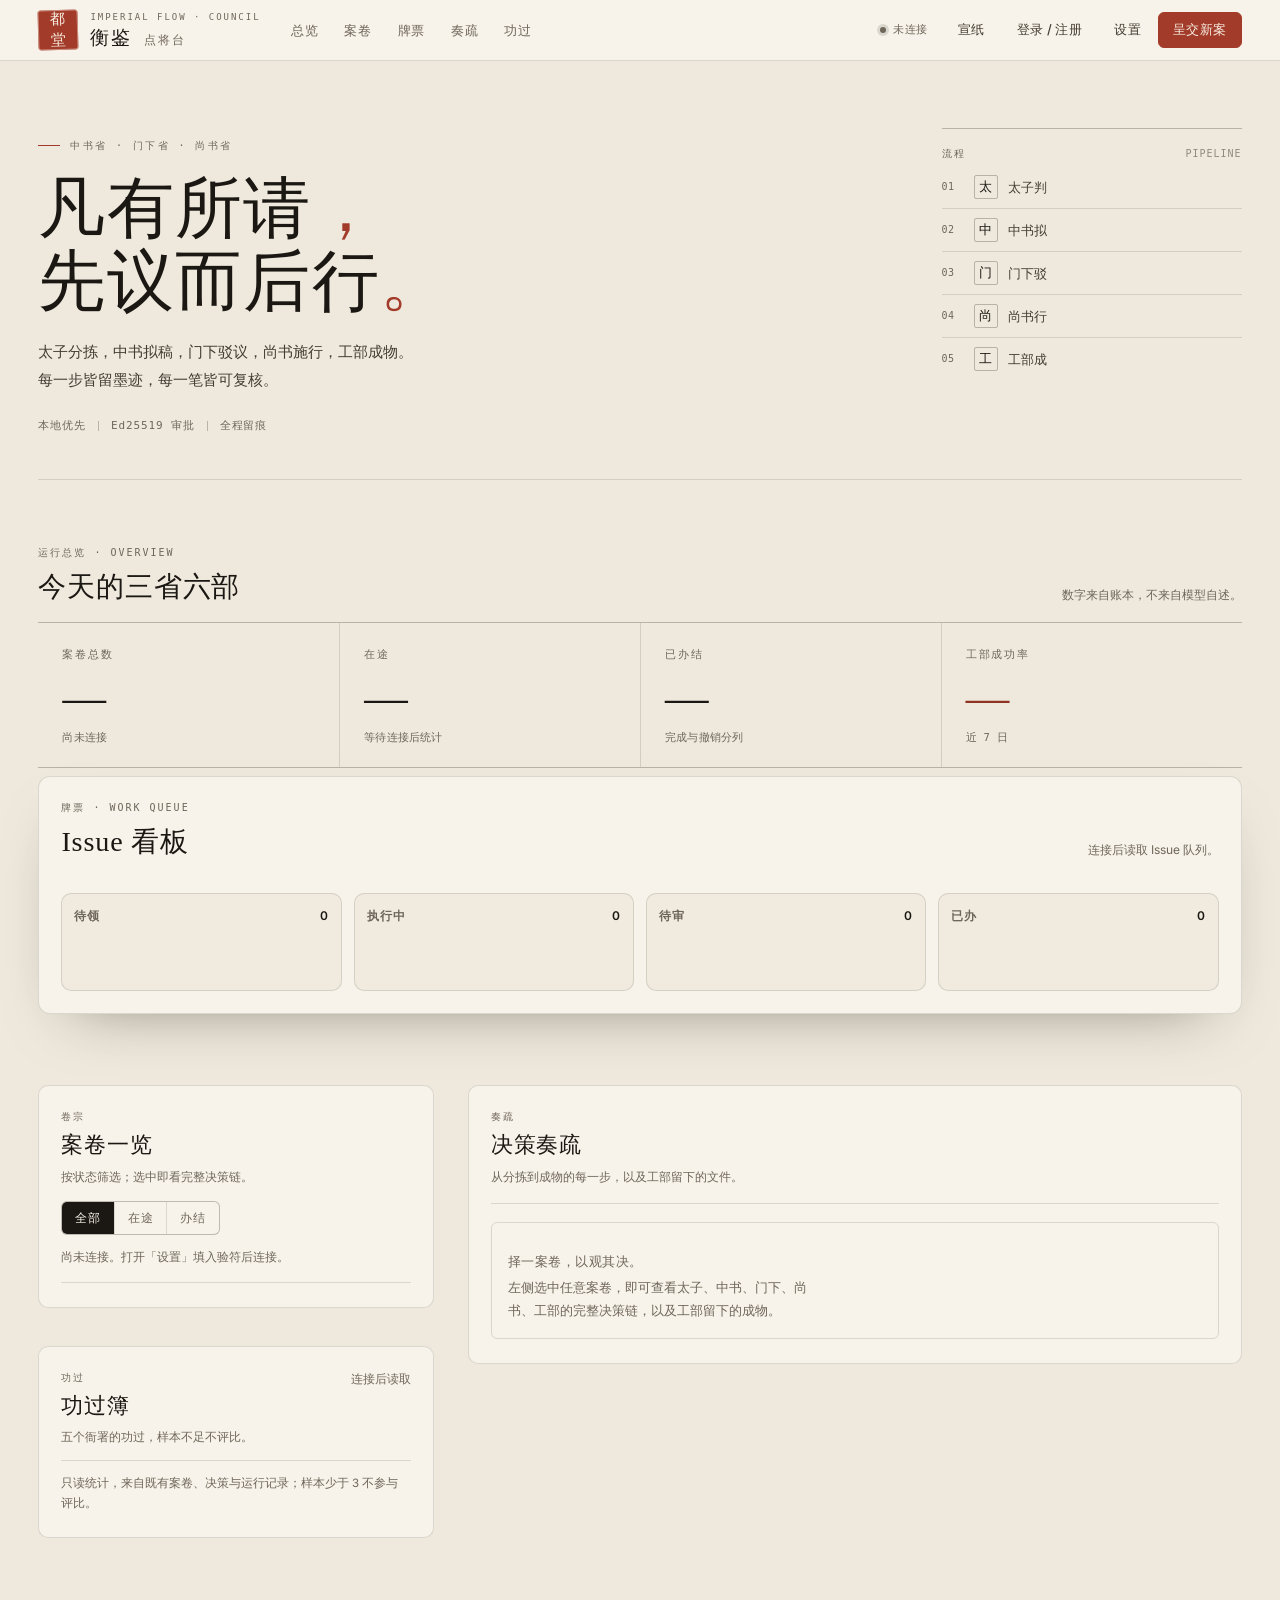
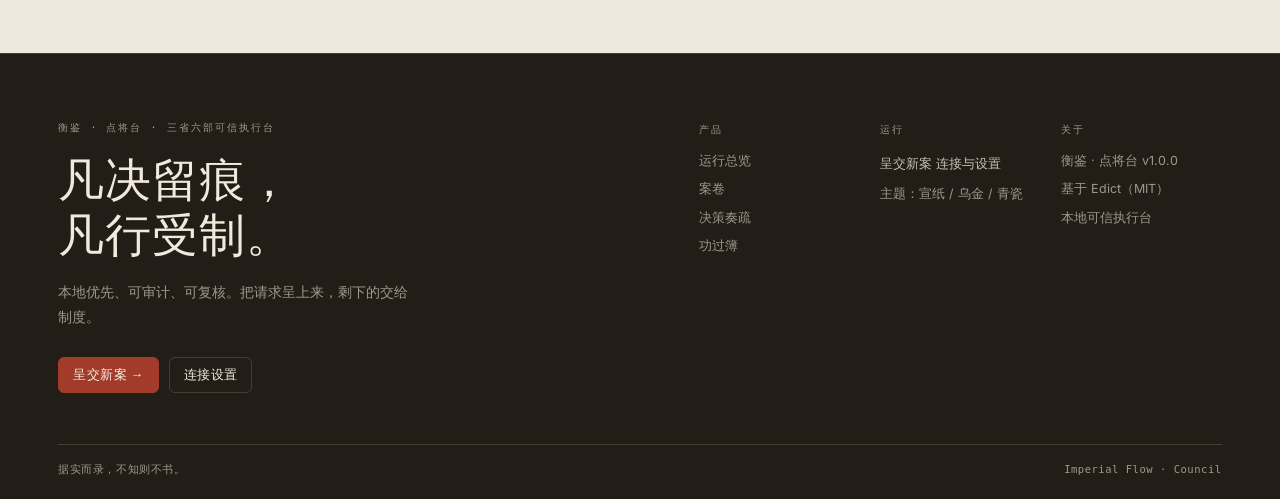
<file: desktop-app/runtime/fusion/web/index.html>
<!doctype html>
<html lang="zh-CN">
<head>
  <meta charset="utf-8">
  <meta name="viewport" content="width=device-width, initial-scale=1">
  <meta name="referrer" content="no-referrer">
  <meta http-equiv="Content-Security-Policy" content="default-src 'self'; script-src 'self'; style-src 'self'; connect-src 'self'; object-src 'none'; base-uri 'none'; form-action 'none'">
  <meta name="description" content="衡鉴 · 点将台：三省六部制度下的本地任务编排与决策留痕台">
  <meta property="og:title" content="衡鉴 · 点将台">
  <meta property="og:description" content="三省六部制度下的本地任务编排与决策留痕。">
  <title>衡鉴 · 点将台</title>
  <link rel="icon" href="favicon.svg" type="image/svg+xml">
  <link rel="stylesheet" href="style.css">
  <script src="app.js" defer></script>
</head>
<body>
  <a class="skip" href="#main">跳到正文</a>

  <header class="topbar">
    <div class="topbar-inner">
      <a class="brand" href="#main" aria-label="衡鉴点将台">
        <span class="brand-seal" aria-hidden="true"><i>都</i><i>堂</i></span>
        <span class="brand-text">
          <span class="brand-eyebrow">Imperial Flow · Council</span>
          <span class="brand-name">衡鉴 <em>点将台</em></span>
        </span>
      </a>
      <nav class="topnav" aria-label="页面导航">
        <a href="#overview">总览</a>
        <a href="#cases">案卷</a>
        <a href="#issues">牌票</a>
        <a href="#detail">奏疏</a>
        <a href="#merit">功过</a>
      </nav>
      <div class="topbar-actions">
        <div class="topbar-meta">
          <span class="conn" id="conn-chip" title="连接状态">
            <i id="conn-dot" class="conn-dot" aria-hidden="true"></i>
            <span id="conn-label">未连接</span>
          </span>
          <button id="theme" class="btn btn-quiet" type="button" aria-pressed="false" title="当前：宣纸；点击切换">宣纸</button>
          <a id="open-login" class="btn btn-quiet" href="login">登录 / 注册</a>
          <button id="open-settings" class="btn btn-quiet" type="button" aria-controls="settings-drawer" aria-expanded="false">设置</button>
        </div>
        <button id="open-compose" class="btn btn-primary" type="button" aria-controls="compose-drawer" aria-expanded="false">呈交新案</button>
      </div>
    </div>
  </header>

  <div class="shell">
    <main id="main">
      <section class="masthead" aria-labelledby="page-title">
        <div class="masthead-copy">
          <p class="kicker">中书省 · 门下省 · 尚书省</p>
          <h1 id="page-title">凡有所请<span class="stop">，</span><br><span>先议而后行</span><span class="stop">。</span></h1>
          <p class="lede">太子分拣，中书拟稿，门下驳议，尚书施行，工部成物。每一步皆留墨迹，每一笔皆可复核。</p>
          <ul class="masthead-meta" aria-label="特性">
            <li>本地优先</li>
            <li>Ed25519 审批</li>
            <li>全程留痕</li>
          </ul>
        </div>
        <div class="flow">
          <p class="flow-title">流程 <span>Pipeline</span></p>
          <ol class="flow-rail" aria-label="流程">
            <li><span class="flow-index">01</span><span class="flow-mark">太</span><span>太子判</span></li>
            <li><span class="flow-index">02</span><span class="flow-mark">中</span><span>中书拟</span></li>
            <li><span class="flow-index">03</span><span class="flow-mark">门</span><span>门下驳</span></li>
            <li><span class="flow-index">04</span><span class="flow-mark">尚</span><span>尚书行</span></li>
            <li><span class="flow-index">05</span><span class="flow-mark">工</span><span>工部成</span></li>
          </ol>
        </div>
      </section>

      <section class="overview" id="overview" aria-labelledby="overview-title">
        <div class="section-head">
          <div>
            <p class="panel-kicker">运行总览 · Overview</p>
            <h2 id="overview-title" class="section-title">今天的三省六部</h2>
          </div>
          <p class="section-note">数字来自账本，不来自模型自述。</p>
        </div>
        <div class="stats" aria-label="运行数据">
          <article class="stat">
            <p class="stat-label">案卷总数</p>
            <p class="stat-value" id="kpi-total">—</p>
            <p class="stat-foot" id="kpi-total-foot">尚未连接</p>
          </article>
          <article class="stat">
            <p class="stat-label">在途</p>
            <p class="stat-value" id="kpi-open">—</p>
            <p class="stat-foot" id="kpi-open-foot">等待连接后统计</p>
          </article>
          <article class="stat">
            <p class="stat-label">已办结</p>
            <p class="stat-value" id="kpi-done">—</p>
            <p class="stat-foot" id="kpi-done-foot">完成与撤销分列</p>
          </article>
          <article class="stat stat-accent">
            <p class="stat-label">工部成功率</p>
            <p class="stat-value" id="kpi-success">—</p>
            <p class="stat-foot" id="kpi-success-foot">近 7 日</p>
          </article>
        </div>
      </section>

      <section class="issues-panel" id="issues" aria-labelledby="issues-title">
        <div class="section-head">
          <div>
            <p class="panel-kicker">牌票 · Work Queue</p>
            <h2 id="issues-title" class="section-title">Issue 看板</h2>
          </div>
          <p id="issues-status" class="section-note" role="status">连接后读取 Issue 队列。</p>
        </div>
        <div id="issue-inbox" class="issue-inbox" hidden>
          <h3>待我处理 <span id="issue-inbox-count">0</span></h3>
          <ul id="issue-inbox-list" class="issue-list"></ul>
        </div>
        <div class="issue-board">
          <section class="issue-column">
            <h3>待领 <span id="issue-count-queued">0</span></h3>
            <ul id="issue-list-queued" class="issue-list"></ul>
          </section>
          <section class="issue-column">
            <h3>执行中 <span id="issue-count-running">0</span></h3>
            <ul id="issue-list-running" class="issue-list"></ul>
          </section>
          <section class="issue-column">
            <h3>待审 <span id="issue-count-review">0</span></h3>
            <ul id="issue-list-review" class="issue-list"></ul>
          </section>
          <section class="issue-column">
            <h3>已办 <span id="issue-count-done">0</span></h3>
            <ul id="issue-list-done" class="issue-list"></ul>
          </section>
        </div>
      </section>

      <div class="grid">
        <section class="panel dossier" id="cases" aria-labelledby="tasks-title">
          <header class="panel-head">
            <div>
              <p class="panel-kicker">卷宗</p>
              <h2 id="tasks-title">案卷一览</h2>
              <p class="panel-sub">按状态筛选；选中即看完整决策链。</p>
            </div>
            <div class="seg" role="group" aria-label="按状态筛选">
              <button class="seg-btn is-on" data-filter="all" type="button">全部</button>
              <button class="seg-btn" data-filter="open" type="button">在途</button>
              <button class="seg-btn" data-filter="done" type="button">办结</button>
            </div>
          </header>
          <p id="list-status" class="status-line" role="status">尚未连接。打开「设置」填入验符后连接。</p>
          <ul id="tasks" class="dossier-list" aria-busy="false"></ul>
          <div id="tasks-empty" class="empty" hidden>
            <p class="empty-title">尚无案卷</p>
            <p>连接后按「呈交新案」写下第一条请求；也可以先在「设置」里确认角色绑定。</p>
          </div>
        </section>

        <section class="panel detail" id="detail" aria-labelledby="detail-panel-title">
          <header class="panel-head">
            <div>
              <p class="panel-kicker">奏疏</p>
              <h2 id="detail-panel-title">决策奏疏</h2>
              <p class="panel-sub">从分拣到成物的每一步，以及工部留下的文件。</p>
            </div>
            <span id="detail-badge" class="chip chip-muted" hidden></span>
          </header>

          <div id="detail-empty" class="empty">
            <p class="empty-title">择一案卷，以观其决。</p>
            <p>左侧选中任意案卷，即可查看太子、中书、门下、尚书、工部的完整决策链，以及工部留下的成物。</p>
          </div>

          <div id="detail-body" hidden>
            <p id="detail-status" class="detail-title" role="status" aria-live="polite">择一案卷，以观其决。</p>
            <p id="run-summary" class="run-meta"></p>
            <div id="board-guide" class="guide" hidden></div>
            <ol id="timeline" class="chain"></ol>
            <div class="artifacts-head">
              <h3>成物 · 文卷</h3>
              <button id="export" type="button" class="btn btn-quiet btn-small" disabled>导出清单</button>
            </div>
            <p id="artifact-status" class="status-line">尚无成物。</p>
            <ul id="artifacts" class="documents"></ul>
            <pre id="artifact-preview" class="paper" hidden></pre>
          </div>
        </section>

        <section class="panel merit" id="merit" aria-labelledby="merit-title">
          <header class="panel-head">
            <div>
              <p class="panel-kicker">功过</p>
              <h2 id="merit-title">功过簿</h2>
              <p class="panel-sub">五个衙署的功过，样本不足不评比。</p>
            </div>
            <span id="merit-status" class="status-line">连接后读取</span>
          </header>
          <div id="merit-rows" class="merit-list" aria-live="polite"></div>
          <p class="fineprint">只读统计，来自既有案卷、决策与运行记录；样本少于 3 不参与评比。</p>
        </section>
      </div>
    </main>
  </div>

  <section class="closing" aria-labelledby="closing-title">
    <div class="closing-inner">
      <div class="closing-grid">
        <div class="closing-copy">
          <p class="panel-kicker on-dark">衡鉴 · 点将台 · 三省六部可信执行台</p>
          <h2 id="closing-title">凡决留痕，<br>凡行受制。</h2>
          <p>本地优先、可审计、可复核。把请求呈上来，剩下的交给制度。</p>
          <div class="closing-actions">
            <button class="btn btn-primary js-compose" type="button">呈交新案 →</button>
            <button class="btn btn-outline on-dark js-settings" type="button">连接设置</button>
          </div>
        </div>
        <div class="footer-cols">
          <div>
            <h3>产品</h3>
            <a href="#overview">运行总览</a>
            <a href="#cases">案卷</a>
            <a href="#detail">决策奏疏</a>
            <a href="#merit">功过簿</a>
          </div>
          <div>
            <h3>运行</h3>
            <button class="link-btn js-compose" type="button">呈交新案</button>
            <button class="link-btn js-settings" type="button">连接与设置</button>
            <span>主题：宣纸 / 乌金 / 青瓷</span>
          </div>
          <div>
            <h3>关于</h3>
            <span>衡鉴 · 点将台 v1.0.0</span>
            <span>基于 Edict（MIT）</span>
            <span>本地可信执行台</span>
          </div>
        </div>
      </div>
      <div class="closing-bottom">
        <span>据实而录，不知则不书。</span>
        <span>Imperial Flow · Council</span>
      </div>
    </div>
  </section>

  <div id="scrim" class="scrim" hidden></div>

  <aside id="compose-drawer" class="drawer" role="dialog" aria-modal="true" aria-labelledby="compose-title" hidden>
    <header class="drawer-head">
      <div>
        <p class="panel-kicker">呈</p>
        <h2 id="compose-title">呈交新案</h2>
      </div>
      <button class="btn btn-quiet drawer-close" type="button" data-close="compose-drawer">关闭</button>
    </header>
    <form id="request-form" autocomplete="off">
      <label class="field">
        <span>事由</span>
        <textarea id="request" rows="7" maxlength="12000" required placeholder="述其所需、所限、所欲成之物……"></textarea>
      </label>
      <div class="drawer-actions">
        <button id="submit" class="btn btn-primary" type="submit">呈交</button>
        <p id="submit-status" class="status-line" role="status" aria-live="polite">提交仅入卷待办，不在本页调用模型。</p>
      </div>
    </form>
    <p class="fineprint">提交后由独立执行器处理。若尚未连接，请先在「设置」中填入验符。</p>
  </aside>

  <aside id="settings-drawer" class="drawer" role="dialog" aria-modal="true" aria-labelledby="settings-title" hidden>
    <header class="drawer-head">
      <div>
        <p class="panel-kicker">连接</p>
        <h2 id="settings-title">设置</h2>
      </div>
      <button class="btn btn-quiet drawer-close" type="button" data-close="settings-drawer">关闭</button>
    </header>

    <section class="drawer-section">
      <h3>衙署与验符</h3>
      <div class="field-row">
        <label class="field">
          <span>衙署</span>
          <select id="company" aria-describedby="company-help"></select>
        </label>
        <label class="field">
          <span>验符</span>
          <input id="token" type="password" autocomplete="off" spellcheck="false" placeholder="仅存于本页，不落盘">
        </label>
      </div>
      <div class="field-row">
        <label class="field">
          <span>姓名</span>
          <input id="username" autocomplete="username" spellcheck="false">
        </label>
        <label class="field">
          <span>口信</span>
          <input id="password" type="password" autocomplete="current-password">
        </label>
      </div>
      <div class="btn-row">
        <button id="login" class="btn" type="button">登录</button>
        <button id="refresh" class="btn btn-primary" type="button">连接 · 刷新</button>
        <button id="logout" class="btn btn-quiet" type="button" disabled>退出</button>
      </div>
      <p id="login-status" class="status-line" role="status" aria-live="polite">登录后自动填入验符；亦可径直粘贴符节。</p>
      <p id="company-help" class="fineprint">衙署绑定同源服务路径；验符不留存，也不在浏览器内改换账本权限。</p>
    </section>

    <section class="drawer-section">
      <h3>显示</h3>
      <label class="toggle"><input id="show-worker" type="checkbox"><span>并见工部差役与废案</span></label>
      <label class="toggle"><input id="auto-refresh" type="checkbox" checked><span>案在途中时自新</span></label>
    </section>

    <section class="drawer-section">
      <h3>本机 Agent</h3>
      <p class="fineprint">只读清单：本机发现、版本、就绪状态与绑定角色；不展示任何 Key。</p>
      <p id="agent-registry-status" class="status-line" role="status" aria-live="polite">连接后读取本机 Agent。</p>
      <div class="table-wrap">
        <table class="bindings-table">
          <thead><tr><th>Agent</th><th>版本</th><th>状态</th><th>绑定</th><th>运行</th></tr></thead>
          <tbody id="agent-registry-rows"></tbody>
        </table>
      </div>
    </section>

    <section class="drawer-section">
      <h3>Issue 预算策略</h3>
      <p class="fineprint">实例级上限；保存需要 admin 会话。空值或 0 表示不额外限制（仍受默认值约束）。</p>
      <div class="field-row">
        <label class="field"><span>单 Issue max_tokens</span><input id="policy-max-tokens" type="number" min="1000" max="10000000" step="1000"></label>
        <label class="field"><span>单 Issue max_calls</span><input id="policy-max-calls" type="number" min="1" max="8" step="1"></label>
        <label class="field"><span>公司月度 tokens（0=不限）</span><input id="policy-monthly-tokens" type="number" min="0" max="10000000" step="1000"></label>
        <label class="field"><span>单 Issue max_cost_usd（0=不限）</span><input id="policy-max-cost" type="number" min="0" max="1000000" step="0.0001"></label>
        <label class="field"><span>公司月度成本 USD（0=不限）</span><input id="policy-monthly-cost" type="number" min="0" max="1000000" step="0.0001"></label>
      </div>
      <div class="table-wrap">
        <table class="bindings-table">
          <thead><tr><th>角色</th><th>max_tokens</th><th>max_calls</th><th>月度 tokens</th><th>max_cost_usd</th><th>月度成本</th></tr></thead>
          <tbody id="policy-role-rows"></tbody>
        </table>
      </div>
      <button id="policy-save" class="btn" type="button">保存预算策略</button>
      <p id="policy-status" class="status-line" role="status" aria-live="polite">读取中…</p>
    </section>

    <section class="drawer-section">
      <h3>模型价格</h3>
      <p class="fineprint">按每百万 token 的美元输入/输出价；未配置的模型显示 unpriced。保存需要 admin 会话。</p>
      <label class="field"><span>pricing.models JSON</span><textarea id="pricing-json" rows="7" spellcheck="false" placeholder='{"gpt-6.1-sol": {"input_per_million_usd": 1, "output_per_million_usd": 2}}'></textarea></label>
      <button id="pricing-save" class="btn" type="button">保存模型价格</button>
      <p id="pricing-status" class="status-line" role="status" aria-live="polite">读取中…</p>
    </section>

    <section class="drawer-section">
      <h3>派发云任务</h3>
      <p class="fineprint">把 Issue 指派给已连接 Launcher；没有 Launcher 时先在云空间生成配对码。</p>
      <label class="field"><span>标题</span><input id="dispatch-title" maxlength="200"></label>
      <div class="field-row">
        <label class="field"><span>执行角色</span><input id="dispatch-assignee" value="gongbu"></label>
        <label class="field"><span>Launcher</span><select id="dispatch-launcher"></select></label>
      </div>
      <label class="field"><span>任务说明</span><textarea id="dispatch-body" rows="3"></textarea></label>
      <button id="dispatch-create" class="btn" type="button">创建并派发</button>
      <p id="dispatch-status" class="status-line" role="status" aria-live="polite"></p>
    </section>

    <section class="drawer-section">
      <h3>连接云空间</h3>
      <p id="launcher-status" class="status-line" role="status" aria-live="polite">未连接。</p>
      <label class="field"><span>云空间 URL</span><input id="launcher-cloud-url" value="hengjian.playxapi.com" autocomplete="off"></label>
      <div class="field-row">
        <label class="field"><span>云账号</span><input id="launcher-username" autocomplete="username"></label>
        <label class="field"><span>云密码</span><input id="launcher-password" type="password" autocomplete="current-password"></label>
      </div>
      <button id="launcher-login" class="btn" type="button">账号登录并连接</button>
      <p class="fineprint">或使用配对码：</p>
      <div class="field-row">
        <label class="field"><span>配对码</span><input id="launcher-code" maxlength="8" autocomplete="off"></label>
        <label class="field"><span>名称</span><input id="launcher-name" value="Hengjian Launcher"></label>
      </div>
      <div class="drawer-actions">
        <button id="launcher-pair" class="btn btn-quiet" type="button">配对码连接</button>
        <button id="launcher-disconnect" class="btn btn-quiet" type="button">断开</button>
      </div>
    </section>

    <section class="drawer-section">
      <h3>云任务</h3>
      <p class="fineprint">显示云空间派给本机 Launcher 的待领取任务。执行需本机模型配置。</p>
      <button id="cloud-tasks-refresh" class="btn btn-quiet" type="button">刷新云任务</button>
      <button id="cloud-tasks-execute" class="btn" type="button">执行下一条</button>
      <p id="cloud-tasks-status" class="status-line" role="status" aria-live="polite"></p>
      <ul id="cloud-tasks-list" class="issue-artifacts"></ul>
    </section>

    <section class="drawer-section">
      <h3>已连接 Launcher（云空间）</h3>
      <p class="fineprint">在云空间生成配对码，再到本机 App 的「连接云空间」输入。</p>
      <button id="launcher-code-generate" class="btn" type="button">生成配对码</button>
      <p id="launcher-code-display" class="run-meta"></p>
      <p id="launchers-status" class="status-line" role="status" aria-live="polite">读取中…</p>
      <ul id="launchers-list" class="issue-artifacts"></ul>
    </section>

    <section class="drawer-section">
      <h3>Workspace</h3>
      <p id="workspace-status" class="status-line" role="status" aria-live="polite"></p>
      <div class="field-row">
        <label class="field"><span>当前 Workspace</span><select id="workspace-select"></select></label>
        <label class="field"><span>加入邀请码</span><input id="workspace-join-code" maxlength="8" autocomplete="off"></label>
      </div>
      <div class="drawer-actions">
        <button id="workspace-switch" class="btn" type="button">切换</button>
        <button id="workspace-join" class="btn btn-quiet" type="button">加入 Workspace</button>
        <button id="workspace-leave" class="btn btn-quiet" type="button">退出当前 Workspace</button>
      </div>
      <div class="field-row">
        <label class="field"><span>Workspace 名称</span><input id="workspace-name" maxlength="60"></label>
        <button id="workspace-rename" class="btn btn-quiet" type="button">重命名</button>
      </div>
    </section>

    <section class="drawer-section">
      <h3>成员管理</h3>
      <p class="fineprint">仅 admin；新成员默认 operator，创建后可在自己的浏览器登录。</p>
      <p id="members-status" class="status-line" role="status" aria-live="polite">需要 admin 会话。</p>
      <ul id="members-list" class="issue-artifacts"></ul>
      <div class="field-row">
        <label class="field"><span>用户名</span><input id="member-name" maxlength="64" autocomplete="off"></label>
        <label class="field"><span>密码</span><input id="member-password" type="password" minlength="8" autocomplete="new-password"></label>
      </div>
      <label class="field"><span>角色</span><select id="member-role"><option value="operator">operator</option><option value="viewer">viewer</option><option value="admin">admin</option></select></label>
      <button id="member-add" class="btn" type="button">新增成员</button>
      <button id="member-invite" class="btn btn-quiet" type="button">生成邀请码</button>
      <p id="member-invite-code" class="run-meta"></p>
    </section>

    <section class="drawer-section">
      <h3>Agent 告警</h3>
      <p id="alerts-status" class="status-line" role="status" aria-live="polite">读取中…</p>
      <ul id="alerts-list" class="issue-artifacts"></ul>
    </section>

    <section class="drawer-section">
      <h3>角色绑定</h3>
      <p class="fineprint"><a href="/onboarding.html" target="_blank" rel="noreferrer">打开智能体接入与一键安装</a>（需要管理员会话）</p>
      <p id="bindings-status" class="status-line" role="status" aria-live="polite">请使用 admin 会话连接以查看预设。</p>
      <div id="binding-recommendations" class="recommendation-list"></div>
      <div class="table-wrap">
        <table class="bindings-table">
          <thead><tr><th>角色</th><th>Agent</th><th>模型</th><th>状态</th></tr></thead>
          <tbody id="bindings-rows"></tbody>
        </table>
      </div>
      <button id="apply-preset" class="btn" type="button" disabled>应用预设</button>
      <button id="save-bindings" class="btn" type="button" disabled>保存自定义绑定</button>
      <pre id="bindings-current" hidden></pre>
      <pre id="install-progress" role="status" aria-live="polite" hidden></pre>
    </section>

    <section class="drawer-section">
      <h3>Agent 环境</h3>
      <p class="fineprint">为单个 Agent 覆盖 LLM_API_KEY / LLM_BASE_URL / LLM_MODEL；保存到本机 0600 文件，优先级高于全局通道。</p>
      <label class="field"><span>Agent</span><select id="env-agent"></select></label>
      <label class="field"><span>API Key</span><input id="env-key" type="password" autocomplete="new-password" placeholder="留空则保持现有 Key"></label>
      <label class="field"><span>Base URL</span><input id="env-base" placeholder="可选，例如 relay.example.com/v1"></label>
      <label class="field"><span>Model</span><input id="env-model" placeholder="可选，例如 gpt-5.6-sol"></label>
      <button id="env-save" class="btn" type="button">保存 Agent 环境</button>
      <p id="env-status" class="status-line" role="status"></p>
    </section>

    <section class="drawer-section">
      <h3>模型访问</h3>
      <p class="fineprint">自定义 OpenAI / Anthropic 兼容端点；Key 只保存在本机 0600 文件，不回显。</p>
      <ul id="model-list" class="model-list"></ul>
      <button id="add-model" class="btn" type="button">添加模型访问</button>
      <div id="model-modal" class="model-modal" hidden>
        <div class="model-dialog" role="dialog" aria-modal="true" aria-labelledby="model-title">
          <h3 id="model-title">添加模型访问</h3>
          <label>提供商<select id="model-provider"></select></label>
          <label>名称<input id="model-name" maxlength="60" placeholder="例如：公司中转站"></label>
          <label>协议<select id="model-protocol"><option value="openai">OpenAI 兼容</option><option value="anthropic">Anthropic 兼容</option></select></label>
          <label>接口地址<input id="model-base" placeholder="relay.example.com/v1"></label>
          <label>模型<input id="model-name-id" list="model-options" placeholder="验证后可选择，也可手填"><datalist id="model-options"></datalist></label>
          <label>API Key <a id="model-key-link" class="fineprint" target="_blank" rel="noreferrer" hidden>获取 Key</a><input id="model-key" type="password" autocomplete="new-password" placeholder="只保存在本机"></label>
          <div class="model-actions">
            <button id="model-test" class="btn" type="button">验证 Key</button>
            <button id="model-save" class="btn" type="button">保存</button>
            <button id="model-cancel" class="btn" type="button">取消</button>
          </div>
          <p id="model-status" class="status-line" role="status"></p>
        </div>
      </div>
    </section>
  </aside>

  <aside id="agent-drawer" class="drawer" role="dialog" aria-modal="true" aria-labelledby="agent-drawer-title" hidden>
    <header class="drawer-head">
      <div>
        <p class="panel-kicker">点将 · Agent</p>
        <h2 id="agent-drawer-title">Agent 详情</h2>
      </div>
      <button class="btn btn-quiet drawer-close" type="button" data-close="agent-drawer">关闭</button>
    </header>
    <div class="drawer-section">
      <p id="agent-detail-meta" class="fineprint"></p>
      <p id="agent-detail-workspace" class="run-meta"></p>
      <h3>生命周期（opt-in）</h3>
      <p id="agent-lifecycle-status" class="fineprint">需要 admin 会话。</p>
      <label class="field"><span>lifecycle.json</span><textarea id="agent-lifecycle-config" rows="4" spellcheck="false" placeholder='{"start":["/abs/path/agent","serve"],"stop":["/abs/path/agent","stop"]}'></textarea></label>
      <div class="drawer-actions">
        <button id="agent-lifecycle-save" class="btn" type="button">保存配置</button>
        <button id="agent-lifecycle-start" class="btn" type="button">启动</button>
        <button id="agent-lifecycle-stop" class="btn btn-quiet" type="button">停止</button>
        <button id="agent-lifecycle-restart" class="btn btn-quiet" type="button">重启</button>
      </div>
      <h3>最近运行</h3>
      <ul id="agent-detail-runs" class="issue-artifacts"></ul>
      <p id="agent-detail-status" class="status-line" role="status" aria-live="polite"></p>
    </div>
  </aside>

  <aside id="issue-drawer" class="drawer" role="dialog" aria-modal="true" aria-labelledby="issue-drawer-title" hidden>
    <header class="drawer-head">
      <div>
        <p class="panel-kicker">牌票 · Issue</p>
        <h2 id="issue-drawer-title">Issue 详情</h2>
      </div>
      <button class="btn btn-quiet drawer-close" type="button" data-close="issue-drawer">关闭</button>
    </header>
    <div class="drawer-section">
      <p id="issue-detail-meta" class="fineprint"></p>
      <p id="issue-detail-state" class="detail-title"></p>
      <p id="issue-detail-summary" class="run-meta"></p>
      <h3>验收</h3>
      <ul id="issue-detail-checks" class="issue-checks"></ul>
      <h3>子 Issue</h3>
      <ul id="issue-detail-children" class="issue-children"></ul>
      <h3>执行步骤</h3>
      <ul id="issue-detail-events" class="issue-events"></ul>
      <h3>时间线</h3>
      <ul id="issue-detail-timeline" class="issue-events"></ul>
      <h3>成物</h3>
      <ul id="issue-detail-artifacts" class="issue-artifacts"></ul>
      <h3>同步文件</h3>
      <ul id="issue-detail-files" class="issue-artifacts"></ul>
      <pre id="issue-file-preview" class="run-meta" hidden></pre>
      <h3>评论</h3>
      <ul id="issue-detail-comments" class="issue-comments"></ul>
      <label class="field"><span>追加评论</span><textarea id="issue-comment-body" rows="3" maxlength="12000"></textarea></label>
      <div class="drawer-actions">
        <button id="issue-comment-save" class="btn" type="button">评论</button>
        <button id="issue-review-approve" class="btn" type="button" hidden>评审通过</button>
        <button id="issue-review-reject" class="btn btn-quiet" type="button" hidden>驳回</button>
        <button id="issue-approve" class="btn btn-primary" type="button" hidden>签批通过</button>
        <button id="issue-retry" class="btn btn-quiet" type="button" hidden>重试</button>
        <button id="issue-cancel" class="btn btn-quiet" type="button" hidden>取消</button>
      </div>
      <p id="issue-action-status" class="status-line" role="status" aria-live="polite"></p>
    </div>
  </aside>

  <noscript>请启用 JavaScript，方可呈案与观其决策。</noscript>
</body>
</html>
</file>
<file: desktop-app/runtime/fusion/web/style.css>
/* ─────────────────────────────────────────────────────────────
   衡鉴 · 点将台
   三省六部制度下的本地任务编排与决策留痕台。

   气质：当代档案馆 / 御览。
   纸面、墨色、朱砂印记；细线、留白、字号层级；无纹理、无光晕、无渐变。
   三套主题：paper 宣纸（默认）/ wujin 乌金 / qingci 青瓷。
   只使用本地资源：fonts/inter-latin-var.woff2、系统宋体、内联 SVG。
   ───────────────────────────────────────────────────────────── */

@font-face {
  font-family: "Inter var";
  src: url("fonts/inter-latin-var.woff2") format("woff2");
  font-weight: 100 900;
  font-style: normal;
  font-display: swap;
}

/* ── 主题：paper 宣纸 ───────────────────────────────────────── */
:root {
  color-scheme: light;

  /* 纸与墨 */
  --bg: #efe9dd;
  --bg-deep: #e6dfd1;
  --surface: #f7f3ea;
  --surface-2: #f1ebdf;
  --ink: #1b1813;
  --ink-soft: #443c33;
  --ink-faint: #6f665a;
  --line: rgba(27, 24, 19, 0.13);
  --line-strong: rgba(27, 24, 19, 0.26);

  /* 朱砂 · 唯一主强调 */
  --accent: #a33b2a;
  --accent-ink: #8f3323;
  --accent-soft: rgba(163, 59, 42, 0.09);
  --accent-line: rgba(163, 59, 42, 0.4);
  --seal: #a33b2a;
  --seal-ink: #f8efe2;

  /* 黛青 · 金 */
  --indigo: #2f4c58;
  --indigo-ink: #27414c;
  --indigo-soft: rgba(47, 76, 88, 0.08);
  --gold: #a98b55;
  --gold-line: rgba(169, 139, 85, 0.38);

  /* 状态 */
  --ok: #4d7a5c;
  --warn: #7f6029;

  /* 收尾区（深纸） */
  --band: #221d17;
  --band-ink: #f1e9dc;
  --band-faint: rgba(241, 233, 220, 0.6);
  --band-line: rgba(241, 233, 220, 0.16);

  /* 形 */
  --radius-sm: 6px;
  --radius-md: 10px;
  --radius-lg: 12px;
  --shadow-pop: 0 24px 64px -36px rgba(31, 24, 15, 0.55);
  --focus-ring: 0 0 0 3px var(--accent-soft);

  /* 字 */
  --serif: "Songti SC", "STSong", "Source Han Serif SC", "Source Han Serif CN",
           "Noto Serif CJK SC", "Noto Serif SC", "SimSun", Georgia,
           "Times New Roman", serif;
  --sans: "Inter var", "Inter", -apple-system, BlinkMacSystemFont, "Segoe UI",
          "PingFang SC", "Hiragino Sans GB", "Noto Sans CJK SC",
          "Noto Sans SC", "Microsoft YaHei", sans-serif;
  --mono: "SF Mono", ui-monospace, "JetBrains Mono", Menlo,
          "DejaVu Sans Mono", monospace;

  /* 尺 */
  --shell-max: 1300px;
  --shell-pad: clamp(16px, 3vw, 40px);
  --section-y: clamp(40px, 5vw, 68px);

  /* 动 */
  --motion-fast: 160ms;
  --motion-base: 220ms;
  --ease: cubic-bezier(0.22, 0.61, 0.24, 1);
}

/* ── 主题：wujin 乌金 ───────────────────────────────────────── */
:root[data-theme="wujin"] {
  color-scheme: dark;

  --bg: #14110d;
  --bg-deep: #0e0c09;
  --surface: #1b1712;
  --surface-2: #221d16;
  --ink: #ece3d2;
  --ink-soft: #c8bba7;
  --ink-faint: #9c9081;
  --line: rgba(236, 227, 210, 0.13);
  --line-strong: rgba(236, 227, 210, 0.26);

  --accent: #c4623f;
  --accent-ink: #dd8a6b;
  --accent-soft: rgba(196, 98, 63, 0.16);
  --accent-line: rgba(221, 138, 107, 0.42);
  --seal: #b04a2e;
  --seal-ink: #f7e7d8;

  --indigo: #9dc0d2;
  --indigo-ink: #aecfdd;
  --indigo-soft: rgba(157, 192, 210, 0.11);
  --gold: #c9a566;
  --gold-line: rgba(201, 165, 102, 0.34);

  --ok: #86b894;
  --warn: #c9a566;

  --band: #0b0906;
  --band-ink: #efe6d4;
  --band-faint: rgba(239, 230, 212, 0.58);
  --band-line: rgba(239, 230, 212, 0.15);

  --shadow-pop: 0 28px 72px -34px #000;
  --focus-ring: 0 0 0 3px rgba(196, 98, 63, 0.24);
}

/* ── 主题：qingci 青瓷 ──────────────────────────────────────── */
:root[data-theme="qingci"] {
  color-scheme: light;

  --bg: #e2e9e3;
  --bg-deep: #d6dfd8;
  --surface: #eff4ef;
  --surface-2: #e7efe8;
  --ink: #172521;
  --ink-soft: #3c4c46;
  --ink-faint: #56655f;
  --line: rgba(23, 37, 33, 0.14);
  --line-strong: rgba(23, 37, 33, 0.27);

  --accent: #9c3a2b;
  --accent-ink: #8a3023;
  --accent-soft: rgba(156, 58, 43, 0.09);
  --accent-line: rgba(156, 58, 43, 0.38);
  --seal: #9c3a2b;
  --seal-ink: #f8efe9;

  --indigo: #1f4a63;
  --indigo-ink: #1c4459;
  --indigo-soft: rgba(31, 74, 99, 0.08);
  --gold: #8a6a3c;
  --gold-line: rgba(138, 106, 60, 0.34);

  --ok: #47745a;
  --warn: #7a5c26;

  --band: #1a2621;
  --band-ink: #eaf0ea;
  --band-faint: rgba(234, 240, 234, 0.6);
  --band-line: rgba(234, 240, 234, 0.16);

  --shadow-pop: 0 24px 64px -38px rgba(14, 34, 28, 0.5);
  --focus-ring: 0 0 0 3px rgba(156, 58, 43, 0.2);
}

/* ── 基础 ─────────────────────────────────────────────────── */
* { box-sizing: border-box; }

*,
*::before,
*::after { box-sizing: border-box; }

[hidden] { display: none !important; }

html {
  scroll-behavior: smooth;
  scroll-padding-top: 92px;
  -webkit-text-size-adjust: 100%;
}

body {
  margin: 0;
  min-height: 100dvh;
  overflow-x: clip;
  background: var(--bg);
  color: var(--ink);
  font-family: var(--sans);
  font-size: 15px;
  line-height: 1.7;
  -webkit-font-smoothing: antialiased;
  text-rendering: optimizeLegibility;
  transition: background-color var(--motion-base) var(--ease), color var(--motion-base) var(--ease);
}

::selection { background: var(--accent-soft); color: var(--ink); }

h1, h2, h3, h4, p, ul, ol, figure { margin: 0; }
ul, ol { padding: 0; list-style: none; }

a { color: var(--accent-ink); text-decoration-thickness: 1px; text-underline-offset: 3px; }

button, input, select, textarea { font: inherit; color: inherit; }

:focus-visible {
  outline: 2px solid var(--accent);
  outline-offset: 2px;
}

.skip {
  position: absolute;
  left: -9999px;
  top: 0;
  z-index: 90;
  padding: 10px 16px;
  background: var(--ink);
  color: var(--bg);
  font-size: 13px;
  text-decoration: none;
}
.skip:focus { left: 14px; top: 14px; outline-offset: 3px; }

.shell {
  width: 100%;
  max-width: var(--shell-max);
  margin-inline: auto;
  padding-inline: var(--shell-pad);
  padding-bottom: clamp(40px, 5vw, 72px);
}

/* ── 顶栏 ─────────────────────────────────────────────────── */
.topbar {
  position: sticky;
  top: 0;
  z-index: 30;
  background: var(--surface);
  border-bottom: 1px solid var(--line);
}

.topbar-inner {
  display: grid;
  grid-template-columns: auto minmax(0, 1fr) auto;
  align-items: center;
  gap: clamp(16px, 2.4vw, 32px);
  width: 100%;
  max-width: var(--shell-max);
  margin-inline: auto;
  padding: 10px var(--shell-pad);
}

.brand {
  display: inline-flex;
  align-items: center;
  gap: 12px;
  min-width: 0;
  color: var(--ink);
  text-decoration: none;
}
.brand:focus-visible { outline: none; box-shadow: var(--focus-ring); border-radius: var(--radius-sm); }

.brand-seal {
  display: grid;
  place-items: center;
  width: 40px;
  height: 40px;
  flex: none;
  background: var(--seal);
  color: var(--seal-ink);
  border-radius: 3px;
  box-shadow: inset 0 0 0 1px color-mix(in srgb, var(--seal-ink) 45%, transparent);
  transform: rotate(-1.6deg);
  font-family: var(--serif);
  font-size: 15px;
  line-height: 1;
  letter-spacing: 0;
}
.brand-seal i { display: block; font-style: normal; }
.brand-seal i + i { margin-top: 1px; }

.brand-text { display: grid; gap: 1px; min-width: 0; }
.brand-eyebrow {
  font-family: var(--mono);
  font-size: 9px;
  letter-spacing: 0.22em;
  text-transform: uppercase;
  color: var(--ink-faint);
  white-space: nowrap;
}
.brand-name {
  font-family: var(--serif);
  font-size: 19px;
  font-weight: 500;
  letter-spacing: 0.1em;
  line-height: 1.2;
  white-space: nowrap;
}
.brand-name em {
  font-style: normal;
  font-size: 12px;
  letter-spacing: 0.16em;
  color: var(--ink-faint);
  margin-left: 5px;
}

.topnav {
  display: flex;
  align-items: center;
  gap: clamp(14px, 2vw, 26px);
  min-width: 0;
}
.topnav a {
  position: relative;
  padding: 4px 0;
  color: var(--ink-faint);
  font-size: 13px;
  letter-spacing: 0.06em;
  text-decoration: none;
  white-space: nowrap;
  transition: color var(--motion-fast) var(--ease);
}
.topnav a::after {
  content: "";
  position: absolute;
  left: 0;
  right: 0;
  bottom: 0;
  height: 1px;
  background: var(--accent);
  transform: scaleX(0);
  transform-origin: left;
  transition: transform var(--motion-fast) var(--ease);
}
.topnav a:hover { color: var(--ink); }
.topnav a:hover::after,
.topnav a:focus-visible::after { transform: scaleX(1); }

.topbar-actions {
  display: flex;
  flex-wrap: wrap;
  align-items: center;
  gap: 2px;
  justify-self: end;
  min-width: 0;
}

/* 工具组：连接状态 / 主题 / 登录 / 设置。
   宽屏与主按钮同一行；小屏整组落到第二行，主按钮固定在首行右侧。 */
.topbar-meta {
  display: flex;
  flex-wrap: wrap;
  align-items: center;
  gap: 2px;
  min-width: 0;
}

.conn {
  display: inline-flex;
  align-items: center;
  gap: 7px;
  margin-right: 4px;
  padding: 4px 8px;
  font-family: var(--mono);
  font-size: 11px;
  letter-spacing: 0.04em;
  color: var(--ink-faint);
  white-space: nowrap;
  border: 1px solid transparent;
  border-radius: var(--radius-sm);
}
.conn-dot {
  width: 6px;
  height: 6px;
  flex: none;
  border-radius: 50%;
  background: var(--ink-faint);
  box-shadow: 0 0 0 3px var(--line);
}
.conn.is-ok { color: var(--ink-soft); }
.conn.is-ok .conn-dot { background: var(--ok); box-shadow: 0 0 0 3px color-mix(in srgb, var(--ok) 22%, transparent); }
.conn.is-error { color: var(--accent-ink); border-color: var(--accent-line); }
.conn.is-error .conn-dot { background: var(--accent); box-shadow: 0 0 0 3px var(--accent-soft); }

/* ── 按钮 ─────────────────────────────────────────────────── */
.btn {
  appearance: none;
  display: inline-flex;
  align-items: center;
  justify-content: center;
  min-height: 36px;
  padding: 8px 14px;
  border: 1px solid var(--line-strong);
  border-radius: var(--radius-sm);
  background: var(--surface);
  color: var(--ink);
  font-size: 13px;
  font-weight: 500;
  letter-spacing: 0.03em;
  line-height: 1.2;
  white-space: nowrap;
  cursor: pointer;
  text-decoration: none;
  transition: background-color var(--motion-fast) var(--ease),
              border-color var(--motion-fast) var(--ease),
              color var(--motion-fast) var(--ease);
}
.btn:hover:not(:disabled) { border-color: var(--ink-faint); background: var(--surface-2); }
.btn:active:not(:disabled) { background: var(--bg-deep); }
.btn:focus-visible { outline: none; box-shadow: var(--focus-ring); border-color: var(--accent); }
.btn:disabled { opacity: 0.42; cursor: not-allowed; }

.btn-primary {
  background: var(--accent);
  border-color: var(--accent);
  color: var(--seal-ink);
}
.btn-primary:hover:not(:disabled) {
  background: var(--accent-ink);
  border-color: var(--accent-ink);
  color: var(--seal-ink);
}
.btn-primary:active:not(:disabled) { background: var(--accent-ink); }
.btn-primary:focus-visible { box-shadow: 0 0 0 3px var(--accent-soft); }

.btn-quiet {
  border-color: transparent;
  background: transparent;
  color: var(--ink-soft);
}
.btn-quiet:hover:not(:disabled) {
  background: var(--accent-soft);
  border-color: transparent;
  color: var(--accent-ink);
}

.btn-small { min-height: 30px; padding: 5px 10px; font-size: 12px; }

.btn-outline { background: transparent; }
.btn-outline.on-dark {
  border-color: var(--band-line);
  color: var(--band-ink);
}
.btn-outline.on-dark:hover { background: rgba(241, 233, 220, 0.08); border-color: var(--band-line); color: var(--band-ink); }

.link-btn {
  appearance: none;
  padding: 0;
  border: 0;
  background: none;
  color: var(--band-ink);
  font-size: 13px;
  text-align: left;
  cursor: pointer;
  opacity: 0.8;
}
.link-btn:hover { opacity: 1; text-decoration: underline; text-underline-offset: 3px; }

/* ── 卷首 masthead ────────────────────────────────────────── */
.masthead {
  display: grid;
  grid-template-columns: minmax(0, 1fr) minmax(240px, 300px);
  align-items: start;
  gap: clamp(28px, 4vw, 64px);
  padding: clamp(36px, 5.2vw, 74px) 0 clamp(28px, 3.4vw, 44px);
  border-bottom: 1px solid var(--line);
}

.kicker {
  display: inline-flex;
  align-items: center;
  gap: 10px;
  font-family: var(--mono);
  font-size: 10px;
  letter-spacing: 0.24em;
  color: var(--ink-faint);
  text-transform: uppercase;
}
.kicker::before {
  content: "";
  width: 22px;
  height: 1px;
  background: var(--accent);
  flex: none;
}

.masthead h1 {
  margin-top: 18px;
  max-width: 15ch;
  font-family: var(--serif);
  font-size: clamp(2.5rem, 5.2vw, 4.4rem);
  font-weight: 500;
  line-height: 1.1;
  letter-spacing: 0.02em;
  color: var(--ink);
  text-wrap: balance;
}
.masthead h1 span { color: var(--ink); }
.masthead h1 .stop { color: var(--accent); }

.lede {
  margin-top: 20px;
  max-width: 42ch;
  color: var(--ink-soft);
  font-size: 14.5px;
  line-height: 1.9;
  text-wrap: pretty;
}

.masthead-meta {
  display: flex;
  flex-wrap: wrap;
  align-items: center;
  gap: 0;
  margin-top: 24px;
  font-family: var(--mono);
  font-size: 11px;
  letter-spacing: 0.08em;
  color: var(--ink-faint);
}
.masthead-meta li { display: inline-flex; align-items: center; }
.masthead-meta li + li::before {
  content: "";
  width: 1px;
  height: 10px;
  margin: 0 12px;
  background: var(--line-strong);
}

.flow {
  padding-top: 6px;
  border-top: 1px solid var(--line-strong);
}
.flow-title {
  display: flex;
  align-items: baseline;
  justify-content: space-between;
  gap: 10px;
  padding-top: 10px;
  font-family: var(--mono);
  font-size: 10px;
  letter-spacing: 0.22em;
  text-transform: uppercase;
  color: var(--ink-faint);
}
.flow-title span { letter-spacing: 0.1em; opacity: 0.72; }

.flow-rail { margin-top: 4px; }
.flow-rail li {
  display: grid;
  grid-template-columns: 22px 24px minmax(0, 1fr);
  align-items: center;
  gap: 10px;
  padding: 9px 0;
  border-top: 1px solid var(--line);
  font-size: 13px;
  color: var(--ink-soft);
}
.flow-rail li:first-child { border-top: 0; }
.flow-index {
  font-family: var(--mono);
  font-size: 10px;
  letter-spacing: 0.04em;
  color: var(--ink-faint);
  font-variant-numeric: tabular-nums;
}
.flow-mark {
  display: grid;
  place-items: center;
  width: 24px;
  height: 24px;
  border: 1px solid var(--line-strong);
  border-radius: 2px;
  font-family: var(--serif);
  font-size: 13px;
  color: var(--ink);
}

/* ── 总览 · 账本带 ────────────────────────────────────────── */
.overview { padding-top: var(--section-y); }

.section-head {
  display: flex;
  align-items: flex-end;
  justify-content: space-between;
  gap: 24px;
  padding-bottom: 16px;
}
.section-title {
  margin-top: 8px;
  font-family: var(--serif);
  font-size: clamp(1.4rem, 2.2vw, 1.85rem);
  font-weight: 500;
  letter-spacing: 0.03em;
  line-height: 1.3;
}
.section-note {
  max-width: 26ch;
  font-size: 12px;
  line-height: 1.7;
  color: var(--ink-faint);
  text-align: right;
}

.stats {
  display: grid;
  grid-template-columns: repeat(4, minmax(0, 1fr));
  border-top: 1px solid var(--line-strong);
  border-bottom: 1px solid var(--line-strong);
}
.stat { padding: 22px 24px 20px; min-width: 0; }
.stat + .stat { border-left: 1px solid var(--line); }

.stat-label {
  font-size: 11px;
  letter-spacing: 0.16em;
  color: var(--ink-faint);
}
.stat-value {
  margin-top: 12px;
  font-family: var(--serif);
  font-size: clamp(2.3rem, 3.4vw, 3.1rem);
  font-weight: 500;
  line-height: 1;
  letter-spacing: -0.01em;
  font-variant-numeric: tabular-nums;
  color: var(--ink);
}
.stat-accent .stat-value { color: var(--accent-ink); }
.stat-foot {
  margin-top: 10px;
  font-family: var(--mono);
  font-size: 10.5px;
  letter-spacing: 0.02em;
  color: var(--ink-faint);
  overflow-wrap: anywhere;
}

/* ── 主网格 ───────────────────────────────────────────────── */
.grid {
  display: grid;
  min-width: 0;
  grid-template-columns: minmax(304px, 396px) minmax(0, 1fr);
  grid-template-areas:
    "dossier detail"
    "merit detail";
  align-items: start;
  gap: clamp(24px, 3vw, 44px) clamp(20px, 2.6vw, 36px);
  padding-top: clamp(28px, 3.4vw, 46px);
}
.grid > *,
.masthead > *,
.chain > li,
.documents > li { min-width: 0; }
.dossier { grid-area: dossier; }
.detail { grid-area: detail; }
.merit { grid-area: merit; }

.panel {
  position: relative;
  background: var(--surface);
  border: 1px solid var(--line);
  border-radius: var(--radius-md);
  padding: 22px 22px 24px;
}

.panel-head {
  display: flex;
  flex-wrap: wrap;
  align-items: flex-start;
  justify-content: space-between;
  gap: 10px 16px;
}
.panel-kicker {
  font-family: var(--mono);
  font-size: 10px;
  letter-spacing: 0.2em;
  text-transform: uppercase;
  color: var(--ink-faint);
}
.panel h2 {
  margin-top: 6px;
  font-family: var(--serif);
  font-size: 1.35rem;
  font-weight: 500;
  letter-spacing: 0.04em;
  line-height: 1.35;
}
.panel h3 {
  font-family: var(--serif);
  font-weight: 500;
  letter-spacing: 0.03em;
}
.panel-sub {
  margin-top: 6px;
  max-width: 40ch;
  font-size: 12px;
  line-height: 1.7;
  color: var(--ink-faint);
}

.status-line {
  min-width: 0;
  font-size: 12px;
  line-height: 1.7;
  color: var(--ink-faint);
  overflow-wrap: anywhere;
}
.status-line.error { color: var(--accent-ink); }
.status-line.error::before {
  content: "！";
  margin-right: 5px;
  font-family: var(--mono);
}

.fineprint {
  margin-top: 12px;
  font-size: 11.5px;
  line-height: 1.75;
  color: var(--ink-faint);
  text-wrap: pretty;
}
.fineprint a { color: var(--accent-ink); }

/* 长串文本（案卷 ID、路径、SHA、命令、URL、模型名）一律就地折行，
   不允许撑破容器，也不依赖 body 的 overflow 兜底。 */
.case-id,
.case-title,
.case-sub,
.run-meta,
.step-head h3,
.step-meta,
.step-time,
.step-body p,
.stat-foot,
.merit-summary,
.merit-reason,
.status-line,
.fineprint,
.empty p,
.documents > li h3,
.documents > li p,
.documents > li a,
.model-label,
.binding-recommendation,
.binding-recommendation-why,
.binding-agent,
.binding-model {
  overflow-wrap: anywhere;
  word-break: break-word;
}

/* ── 案卷列表 ─────────────────────────────────────────────── */
.dossier .panel-head { display: block; }
.dossier .seg { margin-top: 14px; }
#list-status { margin-top: 12px; }

.seg {
  display: inline-flex;
  border: 1px solid var(--line-strong);
  border-radius: var(--radius-sm);
  overflow: hidden;
  background: var(--surface);
}
.seg-btn {
  appearance: none;
  padding: 6px 13px;
  border: 0;
  border-left: 1px solid var(--line);
  background: transparent;
  color: var(--ink-faint);
  font-size: 12px;
  letter-spacing: 0.06em;
  cursor: pointer;
  white-space: nowrap;
  transition: background-color var(--motion-fast) var(--ease), color var(--motion-fast) var(--ease);
}
.seg-btn:first-child { border-left: 0; }
.seg-btn:hover { color: var(--accent-ink); background: var(--accent-soft); }
.seg-btn.is-on { background: var(--ink); color: var(--surface); }
.seg-btn.is-on:hover { color: var(--surface); }
.seg-btn:focus-visible { outline: none; box-shadow: inset 0 0 0 2px var(--accent); }

.dossier-list { margin-top: 14px; border-top: 1px solid var(--line); }
.dossier-list > li { min-width: 0; }

.case {
  appearance: none;
  display: grid;
  gap: 6px;
  width: 100%;
  padding: 13px 12px 14px 14px;
  border: 0;
  border-left: 2px solid transparent;
  border-radius: 0;
  background: transparent;
  color: var(--ink);
  font: inherit;
  text-align: left;
  cursor: pointer;
  transition: background-color var(--motion-fast) var(--ease),
              border-color var(--motion-fast) var(--ease);
}
.dossier-list > li + li { border-top: 1px solid var(--line); }
.case:hover { background: var(--surface-2); }
.case:focus-visible { outline: none; box-shadow: inset 0 0 0 2px var(--accent); }
.case[aria-current="true"] {
  border-left-color: var(--accent);
  background: var(--surface-2);
}
.case[aria-current="true"] .case-title { color: var(--ink); }

.case-top {
  display: flex;
  align-items: center;
  gap: 8px;
  min-width: 0;
}
.case-id {
  flex: 1 1 auto;
  min-width: 0;
  font-family: var(--mono);
  font-size: 10.5px;
  letter-spacing: 0.02em;
  color: var(--ink-faint);
  white-space: nowrap;
  overflow: hidden;
  text-overflow: ellipsis;
}
.case-time {
  flex: none;
  font-family: var(--mono);
  font-size: 10.5px;
  color: var(--ink-faint);
  font-variant-numeric: tabular-nums;
  white-space: nowrap;
}
.case-title {
  font-size: 13.5px;
  font-weight: 500;
  line-height: 1.6;
  color: var(--ink);
  text-wrap: pretty;
}
.case-sub {
  font-size: 11.5px;
  color: var(--ink-faint);
}

.chip {
  display: inline-flex;
  align-items: center;
  gap: 5px;
  flex: none;
  padding: 3px 7px 3px 6px;
  border: 1px solid var(--line-strong);
  border-radius: 3px;
  background: transparent;
  color: var(--ink-soft);
  font-size: 10.5px;
  letter-spacing: 0.04em;
  line-height: 1.4;
  white-space: nowrap;
}
.chip::before {
  content: "";
  width: 4px;
  height: 4px;
  flex: none;
  border-radius: 1px;
  background: currentColor;
  transform: rotate(45deg);
}
.chip[data-tone="done"] { color: var(--indigo-ink); border-color: var(--indigo); background: var(--indigo-soft); }
.chip[data-tone="active"] { color: var(--accent-ink); border-color: var(--accent-line); background: var(--accent-soft); }
.chip[data-tone="wait"] { color: var(--warn); border-color: var(--gold-line); background: color-mix(in srgb, var(--gold) 9%, transparent); }
.chip[data-tone="bad"] { color: var(--accent-ink); border-color: var(--accent-line); background: var(--accent-soft); }
.chip[data-tone="off"] { color: var(--ink-faint); border-color: var(--line); }
.chip-muted { color: var(--ink-faint); }

.empty {
  margin-top: 16px;
  padding: 22px 16px 16px;
  border: 1px dashed var(--line-strong);
  border-radius: var(--radius-sm);
  background: transparent;
}
.empty-title {
  font-family: var(--serif);
  font-size: 15px;
  letter-spacing: 0.04em;
  color: var(--ink);
}
.empty p {
  margin-top: 6px;
  max-width: 38ch;
  font-size: 12.5px;
  line-height: 1.8;
  color: var(--ink-faint);
}
.empty p + p { margin-top: 4px; }

/* ── 奏疏 ─────────────────────────────────────────────────── */
.detail {
  position: sticky;
  top: 80px;
  max-height: calc(100dvh - 104px);
  overflow: auto;
  overscroll-behavior: contain;
  scrollbar-width: thin;
  scrollbar-color: var(--line-strong) transparent;
}
.detail::-webkit-scrollbar { width: 6px; }
.detail::-webkit-scrollbar-thumb { background: var(--line-strong); border-radius: 3px; }

.detail .panel-head { padding-bottom: 16px; border-bottom: 1px solid var(--line); }
.detail .panel-head .chip { margin-top: 2px; }

.detail-title {
  margin-top: 18px;
  font-family: var(--serif);
  font-size: 1.5rem;
  font-weight: 500;
  line-height: 1.45;
  letter-spacing: 0.02em;
  color: var(--ink);
  overflow-wrap: anywhere;
  text-wrap: pretty;
}
.run-meta {
  margin-top: 8px;
  font-family: var(--mono);
  font-size: 10.5px;
  line-height: 1.7;
  letter-spacing: 0.01em;
  color: var(--ink-faint);
  font-variant-numeric: tabular-nums;
  overflow-wrap: anywhere;
}

#detail-empty { margin-top: 18px; border-style: solid; border-color: var(--line); }

.chain { margin-top: 22px; }
.chain > li {
  position: relative;
  display: grid;
  grid-template-columns: 28px minmax(0, 1fr);
  gap: 14px;
  padding-bottom: 20px;
}
.chain > li::before {
  content: "";
  position: absolute;
  left: 13px;
  top: 32px;
  bottom: 0;
  width: 1px;
  background: var(--line);
}
.chain > li:last-child { padding-bottom: 4px; }
.chain > li:last-child::before { display: none; }

.step-mark {
  display: grid;
  place-items: center;
  width: 27px;
  height: 27px;
  border: 1px solid var(--line-strong);
  border-radius: 2px;
  background: var(--surface);
  color: var(--ink-soft);
  font-family: var(--serif);
  font-size: 13px;
  line-height: 1;
}
.chain > li.approve .step-mark {
  color: var(--indigo-ink);
  border-color: var(--indigo);
  background: var(--indigo-soft);
}
.chain > li.reject .step-mark {
  color: var(--accent-ink);
  border-color: var(--accent);
  background: var(--accent-soft);
}

.step-body { min-width: 0; }
.step-head {
  display: flex;
  align-items: baseline;
  gap: 10px;
  flex-wrap: wrap;
}
.step-head h3 {
  font-family: var(--sans);
  font-size: 13px;
  font-weight: 600;
  letter-spacing: 0.02em;
  line-height: 1.6;
  color: var(--ink);
}
.chain > li.approve .step-head h3 { color: var(--indigo-ink); }
.chain > li.reject .step-head h3 { color: var(--accent-ink); }
.step-time {
  margin-left: auto;
  font-family: var(--mono);
  font-size: 10.5px;
  color: var(--ink-faint);
  font-variant-numeric: tabular-nums;
  white-space: nowrap;
}
.step-meta {
  margin-top: 3px;
  font-family: var(--mono);
  font-size: 10px;
  letter-spacing: 0.03em;
  color: var(--ink-faint);
  font-variant-numeric: tabular-nums;
  overflow-wrap: anywhere;
}
.step-body p {
  margin-top: 5px;
  max-width: 66ch;
  font-size: 13px;
  line-height: 1.85;
  color: var(--ink-soft);
  text-wrap: pretty;
}
.step-body p.req {
  color: var(--accent-ink);
  padding-left: 10px;
  border-left: 1px solid var(--accent-line);
}

.chain details { margin-top: 8px; }
.step-body details pre { margin-top: 8px; }

summary {
  display: inline-flex;
  align-items: center;
  gap: 6px;
  cursor: pointer;
  list-style: none;
  font-family: var(--mono);
  font-size: 10.5px;
  letter-spacing: 0.05em;
  color: var(--ink-faint);
  transition: color var(--motion-fast) var(--ease);
}
summary::-webkit-details-marker { display: none; }
summary::before { content: "+"; font-size: 12px; line-height: 1; color: var(--ink-faint); }
details[open] > summary::before { content: "−"; }
summary:hover { color: var(--accent-ink); }
summary:focus-visible { outline: 2px solid var(--accent); outline-offset: 3px; }

pre {
  max-width: 100%;
}

details pre {
  margin: 0;
  padding: 12px 14px;
  max-width: 100%;
  max-height: 300px;
  overflow: auto;
  background: var(--surface-2);
  border: 1px solid var(--line);
  border-radius: var(--radius-sm);
  font-family: var(--mono);
  font-size: 11px;
  line-height: 1.65;
  color: var(--ink-soft);
  white-space: pre;
}

.guide {
  margin-top: 18px;
  padding: 14px 16px 16px;
  border: 1px solid var(--accent-line);
  border-radius: var(--radius-sm);
  background: var(--accent-soft);
}
.guide h3 {
  margin-bottom: 6px;
  font-size: 13.5px;
  color: var(--accent-ink);
}
.guide p {
  margin-top: 4px;
  font-size: 12.5px;
  line-height: 1.8;
  color: var(--ink-soft);
}
.guide pre {
  margin-top: 8px;
  padding: 10px 12px;
  max-width: 100%;
  overflow-x: auto;
  background: var(--surface);
  border: 1px solid var(--line);
  border-radius: var(--radius-sm);
  font-family: var(--mono);
  font-size: 11px;
  line-height: 1.6;
  color: var(--ink-soft);
  white-space: pre-wrap;
  overflow-wrap: anywhere;
}

.artifacts-head {
  display: flex;
  align-items: baseline;
  justify-content: space-between;
  gap: 14px;
  margin-top: 26px;
  padding-top: 16px;
  border-top: 1px solid var(--line-strong);
}
.artifacts-head h3 {
  font-family: var(--serif);
  font-size: 1rem;
  font-weight: 500;
  letter-spacing: 0.1em;
  color: var(--ink);
}
#artifact-status { margin-top: 10px; }

.documents { margin-top: 8px; }
.documents > li {
  padding: 12px 0 13px;
  border-top: 1px solid var(--line);
}
.documents > li h3 {
  font-family: var(--sans);
  font-size: 13px;
  font-weight: 600;
  letter-spacing: 0.01em;
  color: var(--ink);
}
.documents > li p {
  margin-top: 3px;
  font-family: var(--mono);
  font-size: 10.5px;
  line-height: 1.7;
  color: var(--ink-faint);
  overflow-wrap: anywhere;
}
.documents > li a,
.documents > li button {
  appearance: none;
  display: inline-flex;
  align-items: center;
  margin-top: 8px;
  padding: 0;
  border: 0;
  background: none;
  color: var(--accent-ink);
  font-family: var(--sans);
  font-size: 12px;
  font-weight: 500;
  letter-spacing: 0.02em;
  text-decoration: underline;
  text-decoration-thickness: 1px;
  text-decoration-color: var(--accent-line);
  text-underline-offset: 4px;
  cursor: pointer;
}
.documents > li button + button,
.documents > li a + button { margin-left: 14px; }
.documents > li a:hover,
.documents > li button:hover {
  background: var(--accent-soft);
  text-decoration-color: transparent;
}
.documents > li a:focus-visible,
.documents > li button:focus-visible { outline: 2px solid var(--accent); outline-offset: 3px; }

.documents > li.docs-heading {
  padding: 14px 0 4px;
  border-top: 1px solid var(--line-strong);
}
.documents > li.docs-heading h3 {
  font-family: var(--mono);
  font-size: 10px;
  font-weight: 500;
  letter-spacing: 0.18em;
  color: var(--ink-faint);
  text-transform: uppercase;
}

.badge {
  display: inline-block;
  margin-right: 6px;
  padding: 2px 5px;
  border-radius: 2px;
  background: var(--accent);
  color: var(--seal-ink);
  font-family: var(--sans);
  font-size: 10px;
  font-weight: 600;
  letter-spacing: 0.06em;
  vertical-align: 1px;
}

.paper {
  margin-top: 12px;
  padding: 16px;
  max-height: 400px;
  overflow: auto;
  background: var(--surface-2);
  border: 1px solid var(--line);
  border-radius: var(--radius-sm);
  font-size: 12.5px;
  line-height: 1.85;
  color: var(--ink-soft);
  white-space: pre-wrap;
  overflow-wrap: anywhere;
}

/* ── 功过簿 ───────────────────────────────────────────────── */
.merit-list { margin-top: 12px; border-top: 1px solid var(--line); }
.merit-row {
  padding: 13px 0 14px;
  border-bottom: 1px solid var(--line);
}
.merit-row:last-child { border-bottom: 0; padding-bottom: 4px; }

.merit-head {
  display: flex;
  align-items: center;
  gap: 8px;
  min-width: 0;
}
.merit-name {
  font-family: var(--serif);
  font-size: 14.5px;
  font-weight: 500;
  letter-spacing: 0.12em;
  color: var(--ink);
}
.merit-badge {
  display: inline-flex;
  align-items: center;
  padding: 2px 6px;
  border: 1px solid var(--line-strong);
  border-radius: 3px;
  color: var(--ink-faint);
  font-size: 10px;
  letter-spacing: 0.06em;
  line-height: 1.5;
  white-space: nowrap;
}
.merit-badge[data-badge="能臣"] {
  color: var(--indigo-ink);
  border-color: var(--indigo);
  background: var(--indigo-soft);
}
.merit-badge[data-badge="需要训练"] {
  color: var(--accent-ink);
  border-color: var(--accent-line);
  background: var(--accent-soft);
}
.merit-participated {
  margin-left: auto;
  font-family: var(--mono);
  font-size: 10.5px;
  color: var(--ink-faint);
  font-variant-numeric: tabular-nums;
  white-space: nowrap;
}
.merit-bar {
  height: 3px;
  margin-top: 9px;
  background: var(--line);
  overflow: hidden;
}
.merit-bar i { display: block; height: 100%; background: var(--gold); }
.merit-row[data-badge="能臣"] .merit-bar i { background: var(--indigo); }
.merit-row[data-badge="需要训练"] .merit-bar i { background: var(--accent); }
.merit-summary {
  margin-top: 8px;
  font-size: 12.5px;
  line-height: 1.7;
  color: var(--ink-soft);
}
.merit-reason {
  margin-top: 2px;
  font-size: 11.5px;
  line-height: 1.7;
  color: var(--ink-faint);
}

/* ── 抽屉 ─────────────────────────────────────────────────── */
.scrim {
  position: fixed;
  inset: 0;
  z-index: 40;
  background: color-mix(in srgb, var(--ink) 34%, transparent);
  animation: fade-in var(--motion-fast) var(--ease) both;
}

.drawer {
  position: fixed;
  z-index: 50;
  top: 0;
  right: 0;
  bottom: 0;
  width: min(500px, 100vw);
  overflow: auto;
  overscroll-behavior: contain;
  padding: 0 clamp(18px, 3vw, 28px) 36px;
  background: var(--surface);
  border-left: 1px solid var(--line-strong);
  box-shadow: var(--shadow-pop);
  animation: slide-in var(--motion-base) var(--ease) both;
}
.drawer::-webkit-scrollbar { width: 6px; }
.drawer::-webkit-scrollbar-thumb { background: var(--line-strong); border-radius: 3px; }

.drawer-head {
  position: sticky;
  top: 0;
  z-index: 1;
  display: flex;
  align-items: flex-start;
  justify-content: space-between;
  gap: 16px;
  padding: 18px 0 14px;
  background: var(--surface);
  border-bottom: 1px solid var(--line-strong);
}
.drawer-head h2 {
  margin-top: 6px;
  font-family: var(--serif);
  font-size: 1.4rem;
  font-weight: 500;
  letter-spacing: 0.06em;
  line-height: 1.3;
}
.drawer-close { margin-top: 2px; }

.drawer form { display: block; }
.drawer-section {
  margin-top: 22px;
  padding-top: 20px;
  border-top: 1px solid var(--line);
}
.drawer-section h3 {
  margin-bottom: 14px;
  font-family: var(--mono);
  font-size: 10px;
  font-weight: 500;
  letter-spacing: 0.2em;
  color: var(--ink-faint);
  text-transform: uppercase;
}
.drawer-actions {
  display: flex;
  align-items: center;
  gap: 14px;
  flex-wrap: wrap;
  margin-top: 16px;
}
.drawer-actions .status-line { flex: 1 1 200px; min-width: 0; }

.field { display: grid; gap: 7px; min-width: 0; }
.field > span {
  font-size: 11.5px;
  font-weight: 500;
  letter-spacing: 0.06em;
  color: var(--ink-faint);
}
.drawer form > .field { margin-top: 20px; }
.drawer-section > .field + .field { margin-top: 12px; }
.drawer-section > .btn { margin-top: 14px; }
.drawer-section > .btn + .btn { margin-left: 6px; }
.drawer-section > .fineprint + .field { margin-top: 14px; }
.field-row {
  display: grid;
  grid-template-columns: repeat(2, minmax(0, 1fr));
  gap: 14px;
  margin-bottom: 14px;
}

input[type="text"],
input[type="password"],
input[type="email"],
input[type="search"],
input[type="url"],
input:not([type]),
select,
textarea {
  width: 100%;
  min-width: 0;
  padding: 9px 11px;
  border: 1px solid var(--line-strong);
  border-radius: var(--radius-sm);
  background: var(--surface);
  color: var(--ink);
  font-size: 13.5px;
  line-height: 1.6;
  transition: border-color var(--motion-fast) var(--ease), box-shadow var(--motion-fast) var(--ease);
}
select { cursor: pointer; }
textarea {
  min-height: 132px;
  resize: vertical;
  line-height: 1.8;
}
input::placeholder,
textarea::placeholder { color: var(--ink-faint); opacity: 0.85; }
input:hover:not(:disabled),
select:hover:not(:disabled),
textarea:hover:not(:disabled) { border-color: var(--ink-faint); }
input:focus-visible,
select:focus-visible,
textarea:focus-visible {
  outline: none;
  border-color: var(--accent);
  box-shadow: var(--focus-ring);
}
input:disabled,
select:disabled,
textarea:disabled { opacity: 0.55; cursor: not-allowed; }

.btn-row {
  display: flex;
  align-items: center;
  gap: 8px;
  flex-wrap: wrap;
  margin: 16px 0 4px;
}
.btn-row .btn { flex: 0 0 auto; }

#login-status { margin-top: 6px; }

.toggle {
  display: flex;
  align-items: center;
  gap: 10px;
  padding: 7px 0;
  font-size: 13px;
  color: var(--ink-soft);
  cursor: pointer;
}
.toggle input {
  width: 15px;
  height: 15px;
  flex: none;
  accent-color: var(--accent);
  cursor: pointer;
}

.table-wrap {
  margin: 6px 0 12px;
  overflow-x: auto;
  border-top: 1px solid var(--line-strong);
}
.bindings-table {
  width: 100%;
  border-collapse: collapse;
  font-size: 12px;
}
.bindings-table th,
.bindings-table td {
  padding: 9px 8px;
  border-bottom: 1px solid var(--line);
  text-align: left;
  vertical-align: top;
  overflow-wrap: anywhere;
}
.bindings-table th {
  font-family: var(--mono);
  font-size: 9.5px;
  font-weight: 500;
  letter-spacing: 0.14em;
  color: var(--ink-faint);
  text-transform: uppercase;
  white-space: nowrap;
}
.bindings-table td {
  font-family: var(--mono);
  font-size: 10.5px;
  color: var(--ink-soft);
}
.bindings-table td:first-child {
  font-family: var(--sans);
  font-size: 12px;
  color: var(--ink);
}
.bindings-table button {
  margin-top: 4px;
  padding: 3px 8px;
  border: 1px solid var(--line-strong);
  border-radius: 4px;
  background: var(--surface-2);
  color: var(--ink-soft);
  font-size: 11px;
  cursor: pointer;
}
.bindings-table button:hover:not(:disabled) { border-color: var(--accent); color: var(--accent-ink); }
.bindings-table button:disabled { opacity: 0.45; cursor: not-allowed; }

.binding-agent,
.binding-model {
  width: 100%;
  max-width: 150px;
  min-width: 0;
  padding: 4px 6px;
  border: 1px solid var(--line);
  border-radius: 4px;
  background: var(--surface);
  color: var(--ink);
  font-family: var(--mono);
  font-size: 10.5px;
}
.binding-model { max-width: 170px; }

.recommendation-list { margin: 4px 0 12px; }
.recommendation-list .fineprint { margin: 0 0 8px; }
.binding-recommendation {
  padding-top: 8px;
  border-top: 1px solid var(--line);
  font-size: 12.5px;
  color: var(--ink);
  overflow-wrap: anywhere;
}
.binding-recommendation-why {
  display: block;
  margin: 2px 0 8px;
  padding-left: 0;
  font-size: 11.5px;
  line-height: 1.65;
  color: var(--ink-faint);
}

#bindings-current,
#install-progress {
  margin-top: 12px;
  padding: 12px;
  max-height: 220px;
  overflow: auto;
  border: 1px solid var(--line);
  border-radius: var(--radius-sm);
  background: var(--surface-2);
  font-family: var(--mono);
  font-size: 10.5px;
  line-height: 1.65;
  color: var(--ink-soft);
  white-space: pre-wrap;
  overflow-wrap: anywhere;
}

.model-list { margin: 8px 0 12px; border-top: 1px solid var(--line); }
.model-list li {
  display: flex;
  align-items: center;
  justify-content: space-between;
  gap: 12px;
  padding: 9px 0;
  border-bottom: 1px solid var(--line);
}
.model-label {
  min-width: 0;
  font-family: var(--mono);
  font-size: 11px;
  line-height: 1.6;
  color: var(--ink-soft);
  overflow-wrap: anywhere;
}
.model-list .btn { flex: none; }
.model-actions { display: flex; gap: 8px; flex-wrap: wrap; margin-top: 6px; }

.model-modal {
  position: fixed;
  inset: 0;
  z-index: 60;
  display: grid;
  place-items: center;
  padding: 20px;
  background: color-mix(in srgb, var(--ink) 42%, transparent);
}
.model-modal[hidden] { display: none; }
.model-dialog {
  display: grid;
  gap: 12px;
  width: min(480px, 100%);
  max-height: 88vh;
  overflow: auto;
  padding: 22px;
  border: 1px solid var(--line-strong);
  border-radius: var(--radius-md);
  background: var(--surface);
  box-shadow: var(--shadow-pop);
}
.model-dialog h3 {
  font-family: var(--serif);
  font-size: 1.15rem;
  font-weight: 500;
  letter-spacing: 0.06em;
}
.model-dialog label { display: grid; gap: 6px; }
.model-dialog label { font-size: 11.5px; letter-spacing: 0.04em; color: var(--ink-faint); }
.model-dialog label a.fineprint { margin: 0; font-size: 11px; }
.model-dialog input,
.model-dialog select { font-size: 13px; }

/* ── 收尾 ─────────────────────────────────────────────────── */
.closing {
  margin-top: clamp(36px, 4vw, 64px);
  background: var(--band);
  color: var(--band-ink);
  border-top: 1px solid var(--band-line);
}
.closing-inner {
  width: 100%;
  max-width: 1240px;
  margin-inline: auto;
  padding: clamp(44px, 5vw, 72px) var(--shell-pad) 0;
}
.closing-grid {
  display: grid;
  grid-template-columns: minmax(0, 1.05fr) minmax(0, 0.95fr);
  gap: clamp(32px, 5vw, 72px);
  align-items: start;
}
.panel-kicker.on-dark { color: var(--band-faint); }
.closing-copy .panel-kicker {
  margin-top: 0;
  font-size: 10px;
  letter-spacing: 0.2em;
  color: var(--band-faint);
}
.closing-copy h2 {
  margin-top: 16px;
  font-family: var(--serif);
  font-size: clamp(1.9rem, 3.6vw, 2.9rem);
  font-weight: 500;
  line-height: 1.2;
  letter-spacing: 0.02em;
  color: var(--band-ink);
}
.closing-copy p {
  margin-top: 16px;
  max-width: 40ch;
  font-size: 13.5px;
  line-height: 1.9;
  color: var(--band-faint);
}
.closing-actions {
  display: flex;
  flex-wrap: wrap;
  gap: 10px;
  margin-top: 26px;
}

.footer-cols {
  display: grid;
  grid-template-columns: repeat(3, minmax(0, 1fr));
  gap: 20px;
  padding-top: 4px;
}
.footer-cols h3 {
  margin-bottom: 12px;
  font-family: var(--mono);
  font-size: 9.5px;
  font-weight: 500;
  letter-spacing: 0.18em;
  color: var(--band-faint);
  text-transform: uppercase;
}
.footer-cols a,
.footer-cols span {
  display: block;
  margin: 7px 0;
  font-size: 12.5px;
  line-height: 1.7;
  color: var(--band-faint);
  text-decoration: none;
}
.footer-cols a:hover {
  color: var(--band-ink);
  text-decoration: underline;
  text-underline-offset: 3px;
}
.footer-cols a:focus-visible { outline: 2px solid var(--band-ink); outline-offset: 3px; }

.closing-bottom {
  display: flex;
  justify-content: space-between;
  gap: 16px;
  flex-wrap: wrap;
  margin-top: clamp(32px, 4vw, 56px);
  padding: 16px 0 20px;
  border-top: 1px solid var(--band-line);
  font-family: var(--mono);
  font-size: 10.5px;
  letter-spacing: 0.05em;
  color: var(--band-faint);
}

/* ── 动效 ─────────────────────────────────────────────────── */
@keyframes fade-in {
  from { opacity: 0; }
  to { opacity: 1; }
}
@keyframes slide-in {
  from { opacity: 0; transform: translateX(20px); }
  to { opacity: 1; transform: none; }
}
@keyframes rise {
  from { opacity: 0; transform: translateY(6px); }
  to { opacity: 1; transform: none; }
}
.masthead,
.overview,
.panel { animation: rise var(--motion-base) var(--ease) both; }
.overview { animation-delay: 40ms; }
.dossier { animation-delay: 70ms; }
.detail { animation-delay: 100ms; }
.merit { animation-delay: 130ms; }

/* ── 嵌入模式（?embed=1）：只留工作区 ─────────────────────── */
:root[data-embed="1"] .masthead,
:root[data-embed="1"] .closing,
:root[data-embed="1"] .topnav,
:root[data-embed="1"] .brand-eyebrow,
:root[data-embed="1"] .brand-name em,
:root[data-embed="1"] .masthead-meta,
:root[data-embed="1"] .section-note { display: none; }

:root[data-embed="1"] .topbar-inner { padding-block: 7px; }
:root[data-embed="1"] .brand-seal { width: 32px; height: 32px; font-size: 12px; }
:root[data-embed="1"] .brand-name { font-size: 16px; }
:root[data-embed="1"] .overview { padding-top: 20px; }
:root[data-embed="1"] .grid { padding-top: 20px; }
:root[data-embed="1"] .shell { padding-bottom: 32px; }

/* ── 响应式 ───────────────────────────────────────────────── */
@media (max-width: 1180px) {
  .topnav { display: none; }
  .topbar-inner { grid-template-columns: minmax(0, 1fr) auto; }
  .grid {
    grid-template-columns: minmax(0, 1fr);
    grid-template-areas:
      "dossier"
      "detail"
      "merit";
  }
  .detail {
    position: static;
    max-height: none;
    overflow: visible;
  }
}

@media (max-width: 900px) {
  .masthead {
    grid-template-columns: minmax(0, 1fr);
    gap: 28px;
  }
  .masthead h1 { max-width: 20ch; }
  .flow { max-width: 420px; }
  .stats { grid-template-columns: repeat(2, minmax(0, 1fr)); }
  .stat:nth-child(3) { border-left: 0; }
  .stat:nth-child(n + 3) { border-top: 1px solid var(--line); }
  .closing-grid { grid-template-columns: minmax(0, 1fr); }
  .footer-cols { padding-top: 8px; }
}

@media (max-width: 720px) {
  html { scroll-padding-top: 116px; }
  .topbar-inner {
    grid-template-columns: minmax(0, 1fr) auto;
    align-items: center;
    gap: 8px 10px;
    padding-block: 8px;
  }
  .brand-seal { width: 34px; height: 34px; font-size: 13px; }
  .brand-name { font-size: 16px; }
  .brand-eyebrow { display: none; }

  /* 两段式：首行 品牌 + 呈交新案；次行 连接状态/主题/登录/设置。 */
  .topbar-actions { display: contents; }
  .topbar-meta {
    grid-row: 2;
    grid-column: 1 / -1;
    flex-wrap: wrap;
    padding-top: 6px;
    border-top: 1px solid var(--line);
  }
  #open-compose {
    grid-row: 1;
    grid-column: 2;
    justify-self: end;
    min-height: 34px;
    padding: 7px 11px;
    font-size: 12.5px;
  }
  .topbar-meta .btn {
    min-height: 34px;
    padding: 7px 9px;
    font-size: 12.5px;
  }
  .topbar-meta .btn-primary { margin-left: auto; }
  .conn { margin-right: 2px; padding-inline: 4px; }

  .masthead { padding-top: 28px; }
  .masthead h1 { font-size: clamp(2.1rem, 9.6vw, 2.8rem); max-width: 100%; }
  .lede { font-size: 13.5px; }
  .masthead-meta { font-size: 10.5px; margin-top: 20px; }
  .masthead-meta li + li::before { margin-inline: 8px; }

  .flow { min-width: 0; }
  .flow-title { justify-content: flex-start; }
  .flow-title span { display: none; }
  .flow-rail {
    display: grid;
    grid-template-columns: repeat(5, minmax(0, 1fr));
    gap: 0;
    margin-top: 8px;
    min-width: 0;
  }
  .flow-rail li {
    display: grid;
    grid-template-columns: 1fr;
    justify-items: start;
    gap: 6px;
    padding: 10px 4px 2px 0;
    border-top: 0;
    font-size: 11px;
    line-height: 1.5;
  }
  .flow-rail li + li {
    padding-left: 8px;
    border-left: 1px solid var(--line);
  }
  .flow-index { font-size: 9px; }
  .flow-mark { width: 22px; height: 22px; font-size: 12px; }

  .section-head { display: block; }
  .section-note { margin-top: 8px; max-width: none; text-align: left; }
  .stats { grid-template-columns: repeat(2, minmax(0, 1fr)); }
  .stat { padding: 18px 16px 16px; }
  .stat-value { font-size: clamp(2rem, 10vw, 2.6rem); }
  .panel { padding: 18px 16px 20px; }
  .detail .panel-head {
    display: grid;
    grid-template-columns: minmax(0, 1fr) auto;
    align-items: start;
    gap: 6px 12px;
  }
  .detail .panel-head .chip { margin-top: 0; }
  .detail-title { font-size: 1.3rem; }
  .dossier .panel-head { display: block; }
  .case { padding: 12px 10px 13px 12px; }
  .case-time { display: none; }
  .chain > li { grid-template-columns: 26px minmax(0, 1fr); gap: 11px; }
  .chain > li::before { left: 12px; }
  .step-mark { width: 25px; height: 25px; font-size: 12px; }
  .step-time { margin-left: 0; width: 100%; }
  .step-head { gap: 4px 10px; }
  .step-body p { max-width: none; }
  .guide pre { white-space: pre-wrap; }
  .footer-cols { grid-template-columns: repeat(2, minmax(0, 1fr)); }
  .closing-bottom { font-size: 10px; }
  .drawer { width: 100vw; padding-bottom: 28px; }
  .field-row { grid-template-columns: minmax(0, 1fr); gap: 12px; }
  .btn-row .btn { flex: 1 1 auto; }
  .drawer-actions .btn { flex: 1 1 auto; }
}

@media (max-width: 430px) {
  /* 05 项流程改为 3 + 2 两行（6 栏切分，第二行两项各占一半，线条贯通） */
  .flow-rail { grid-template-columns: repeat(6, minmax(0, 1fr)); }
  .flow-rail li { grid-column: span 2; padding: 9px 6px 5px 0; }
  .flow-rail li + li { padding-left: 8px; border-left: 1px solid var(--line); }
  .flow-rail li:nth-child(n + 4) {
    grid-column: span 3;
    padding-top: 11px;
    border-top: 1px solid var(--line);
  }
  .flow-rail li:nth-child(4) { padding-left: 0; border-left: 0; }
  .topbar-meta { gap: 0 2px; }
  .topbar-meta .btn { padding-inline: 8px; }
}

@media (max-width: 380px) {
  .topbar-actions .btn { padding-inline: 7px; font-size: 12px; }
  .masthead h1 { font-size: 2rem; }
}

@media (prefers-reduced-motion: reduce) {
  html { scroll-behavior: auto; }
  *,
  *::before,
  *::after {
    animation-duration: 0.01ms !important;
    animation-iteration-count: 1 !important;
    transition-duration: 0.01ms !important;
    scroll-behavior: auto !important;
  }
}

/* ── 其他页面（login / onboarding / explainer）沿用同一套语言 ── */
.login-page {
  display: grid;
  place-items: center;
  min-height: 100dvh;
  padding: 24px;
  background: var(--bg);
  color: var(--ink);
}
.login-shell {
  width: min(440px, 100%);
  padding: 28px 28px 24px;
  border: 1px solid var(--line-strong);
  border-radius: var(--radius-md);
  background: var(--surface);
}
.login-shell h1 {
  margin: 10px 0 8px;
  font-family: var(--serif);
  font-size: 1.7rem;
  font-weight: 500;
  letter-spacing: 0.06em;
}
.login-sub { margin-bottom: 18px; color: var(--ink-soft); font-size: 13px; line-height: 1.8; }
.login-tabs { display: flex; gap: 6px; margin-bottom: 16px; }
.login-tabs button {
  padding: 6px 12px;
  border: 1px solid var(--line-strong);
  border-radius: var(--radius-sm);
  background: var(--surface-2);
  color: var(--ink-soft);
  font-size: 12.5px;
  cursor: pointer;
}
.login-tabs button[aria-selected="true"] {
  background: var(--accent);
  border-color: var(--accent);
  color: var(--seal-ink);
}
.login-form { display: grid; gap: 12px; }
.login-form label { display: grid; gap: 6px; font-size: 11.5px; letter-spacing: 0.04em; color: var(--ink-faint); }
.login-form button {
  margin-top: 6px;
  padding: 10px 14px;
  border: 1px solid var(--accent);
  border-radius: var(--radius-sm);
  background: var(--accent);
  color: var(--seal-ink);
  font-size: 13px;
  cursor: pointer;
}
.login-back { display: inline-block; margin-top: 16px; font-size: 12px; color: var(--ink-faint); }
#login-status[data-bad="1"] { color: var(--accent-ink); }

/* 初始化向导：onboarding.html 共用变量与组件 */
.onboarding { max-width: 1100px; margin: 40px auto; padding: 24px; color: var(--ink); }
.onboarding header,
.ob-actions { display: flex; align-items: center; gap: 16px; flex-wrap: wrap; }
.onboarding header { justify-content: space-between; }
.onboarding section { margin: 28px 0; }
.onboarding [hidden] { display: none; }
.ob-choices { display: grid; grid-template-columns: repeat(2, minmax(0, 1fr)); gap: 20px; }
.ob-card {
  padding: 22px;
  border: 1px solid var(--line);
  border-radius: var(--radius-md);
  background: var(--surface);
}
.ob-card p { color: var(--ink-soft); line-height: 1.8; font-size: 13px; }
.ob-card small { color: var(--accent-ink); font-size: 12px; }
.onboarding h1 { font-family: var(--serif); font-size: 1.8rem; font-weight: 500; letter-spacing: 0.04em; }
.onboarding h2 { font-family: var(--serif); font-size: 1.2rem; font-weight: 500; letter-spacing: 0.04em; }
.onboarding fieldset { border: 1px solid var(--line); border-radius: var(--radius-sm); padding: 16px; }
.ob-agent { display: flex; align-items: center; gap: 12px; padding: 12px; border-radius: var(--radius-sm); }
.ob-agent:has(input:checked) { background: var(--accent-soft); outline: 1px solid var(--accent-line); }
.ob-agent input { width: auto; accent-color: var(--accent); }
.onboarding a { color: var(--accent-ink); }
.onboarding table { display: block; width: 100%; overflow-x: auto; border-collapse: collapse; }
.onboarding th,
.onboarding td { padding: 10px 12px; border-bottom: 1px solid var(--line); text-align: left; }
.onboarding form label { display: block; margin: 12px 0; }
.onboarding pre { white-space: pre-wrap; overflow-wrap: anywhere; color: var(--ink-soft); }
.onboarding :focus-visible { outline: 2px solid var(--accent); outline-offset: 4px; }
#ob-status, #ob-progress { color: var(--ink-soft); }
.ob-agent-grid { display: grid; grid-template-columns: repeat(auto-fill, minmax(230px, 1fr)); gap: 12px; }
.ob-agent-card {
  display: flex;
  flex-direction: column;
  gap: 8px;
  padding: 14px 15px;
  border: 1px solid var(--line);
  border-radius: var(--radius-sm);
  background: var(--surface);
}
.ob-agent-title { display: flex; align-items: baseline; justify-content: space-between; gap: 8px; }
.ob-agent-title strong { font-family: var(--serif); font-size: 1rem; font-weight: 500; }
.ob-agent-vendor { color: var(--ink-faint); font-size: 11.5px; white-space: nowrap; }
.ob-agent-desc { color: var(--ink-soft); font-size: 12.5px; line-height: 1.7; }
.ob-agent-roles { color: var(--ink-faint); font-size: 11.5px; }

.explainer {
  max-width: 1240px;
  margin: 28px auto 0;
  padding: 24px;
  border: 1px solid var(--line);
  border-radius: var(--radius-md);
  background: var(--surface);
}
.explainer h2 {
  margin-bottom: 12px;
  padding-bottom: 12px;
  border-bottom: 1px solid var(--line);
  font-family: var(--serif);
  font-size: 1.15rem;
  font-weight: 500;
}
.explainer p { margin: 6px 0; max-width: 72ch; font-size: 13px; line-height: 1.8; color: var(--ink-soft); }
.explainer .note {
  margin-top: 12px;
  padding: 10px 12px;
  border-left: 2px solid var(--accent);
  background: var(--accent-soft);
  font-size: 12.5px;
}
.explainer table { width: 100%; border-collapse: collapse; font-size: 12.5px; min-width: 520px; }
.explainer th,
.explainer td { padding: 8px 10px; border-bottom: 1px solid var(--line); text-align: left; vertical-align: top; color: var(--ink-soft); }
.explainer th { color: var(--ink-faint); font-weight: 500; letter-spacing: 0.06em; white-space: nowrap; }
.table-scroll { overflow-x: auto; }

/* Issue board */
.issues-panel {
  margin: 8px 0 28px;
  padding: 22px;
  border: 1px solid var(--line);
  border-radius: var(--radius-lg);
  background: var(--surface);
  box-shadow: var(--shadow-pop);
}
.issue-board {
  display: grid;
  grid-template-columns: repeat(4, minmax(0, 1fr));
  gap: 12px;
  margin-top: 16px;
}
.issue-column {
  min-width: 0;
  padding: 12px;
  border: 1px solid var(--line);
  border-radius: var(--radius-md);
  background: var(--surface-2);
}
.issue-column h3 {
  display: flex;
  justify-content: space-between;
  gap: 8px;
  margin: 0 0 10px;
  color: var(--ink-faint);
  font-family: var(--sans);
  font-size: 12px;
  font-weight: 600;
  letter-spacing: 0.08em;
}
.issue-column h3 span { color: var(--ink); }
.issue-list {
  display: grid;
  gap: 8px;
  min-height: 42px;
  margin: 0;
  padding: 0;
  list-style: none;
}
.issue-card {
  padding: 10px 11px;
  border: 1px solid var(--line);
  border-radius: var(--radius-sm);
  background: var(--surface);
  cursor: pointer;
}
.issue-card:hover,
.issue-card:focus-visible {
  border-color: var(--accent-line);
  outline: none;
  box-shadow: var(--focus-ring);
}
.issue-card-head {
  display: flex;
  align-items: baseline;
  justify-content: space-between;
  gap: 8px;
}
.issue-card-head strong {
  overflow: hidden;
  color: var(--ink);
  font-family: var(--serif);
  font-size: 14px;
  font-weight: 500;
  text-overflow: ellipsis;
  white-space: nowrap;
}
.issue-card-foot {
  margin: 7px 0 0;
  color: var(--ink-faint);
  font-family: var(--sans);
  font-size: 11px;
}
.issue-inbox {
  margin: 14px 0 0;
  padding: 12px 14px;
  border: 1px solid var(--accent-line);
  border-left: 3px solid var(--accent);
  border-radius: var(--radius-sm);
  background: var(--accent-soft);
}
.issue-inbox h3 {
  margin: 0 0 8px;
  color: var(--accent-ink);
  font-family: var(--sans);
  font-size: 12px;
  letter-spacing: 0.06em;
}
.issue-checks,
.issue-artifacts,
.issue-comments {
  margin: 6px 0 14px;
  padding-left: 18px;
  color: var(--ink-soft);
  font-family: var(--sans);
  font-size: 12px;
  line-height: 1.7;
  word-break: break-word;
}
.check-ok { color: var(--ok); }
.check-bad { color: var(--accent-ink); }
@media (max-width: 980px) {
  .issue-board { grid-template-columns: repeat(2, minmax(0, 1fr)); }
}
@media (max-width: 560px) {
  .issue-board { grid-template-columns: minmax(0, 1fr); }
  .issues-panel { padding: 16px; }
}
.issue-children {
  margin: 6px 0 14px;
  padding-left: 18px;
  color: var(--ink-soft);
  font-family: var(--sans);
  font-size: 12px;
  line-height: 1.7;
}
.issue-child {
  cursor: pointer;
  border-bottom: 1px dotted var(--line);
  padding: 2px 0;
}
.issue-child:hover,
.issue-child:focus-visible {
  color: var(--accent-ink);
  outline: none;
}
</file>
